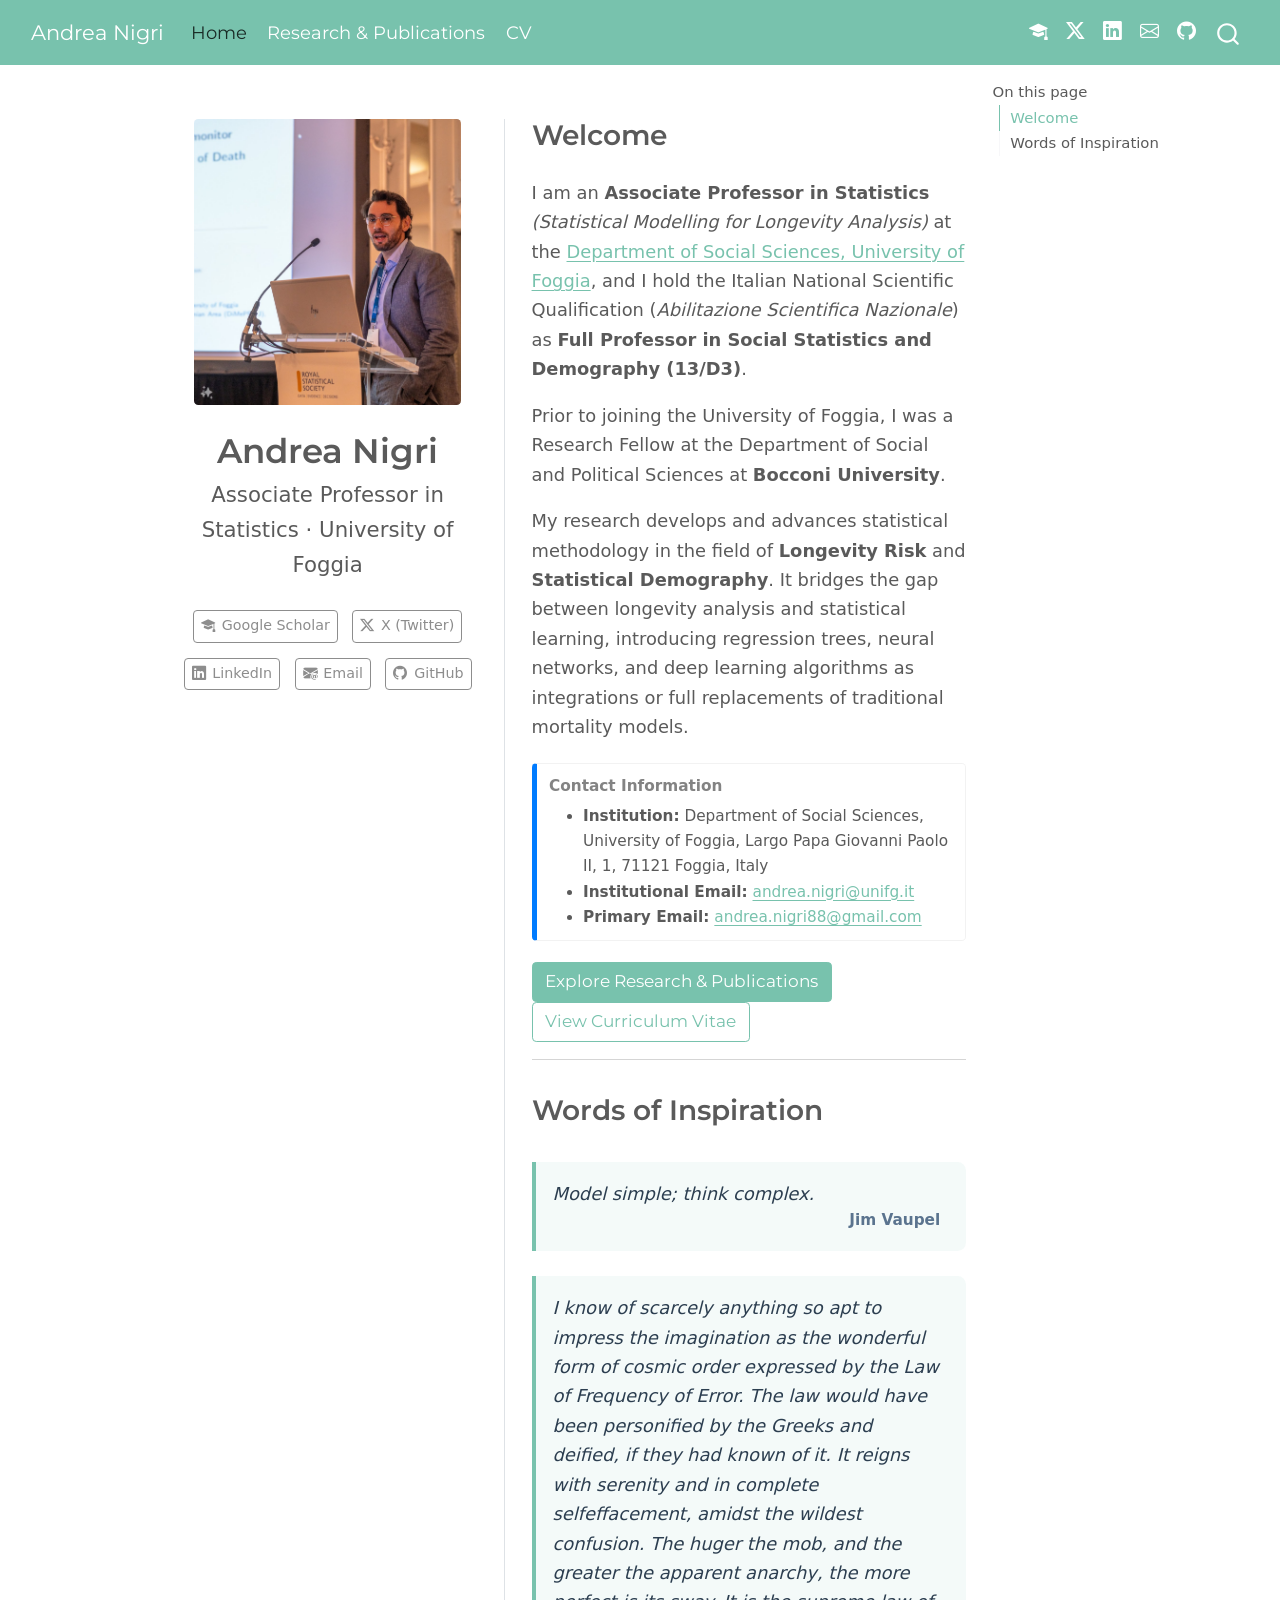
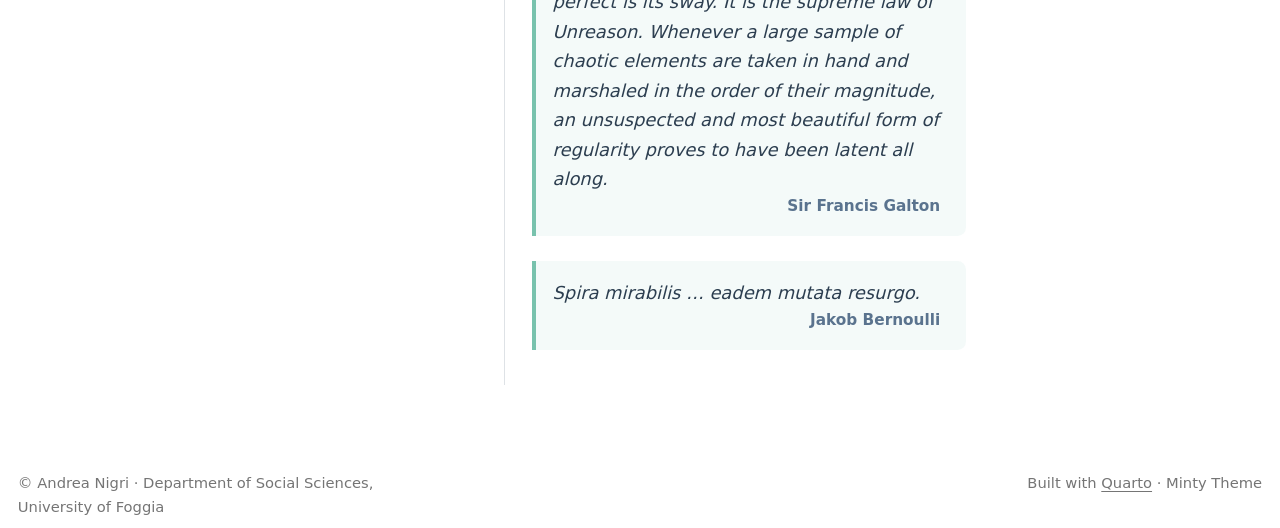
<file: docs/index.html>
<!DOCTYPE html>
<html xmlns="http://www.w3.org/1999/xhtml" lang="en" xml:lang="en"><head>

<meta charset="utf-8">
<meta name="generator" content="quarto-1.10.18">

<meta name="viewport" content="width=device-width, initial-scale=1.0, user-scalable=yes">


<title>Andrea Nigri</title>
<style>
/* Default styles provided by pandoc.
** See https://pandoc.org/MANUAL.html#variables-for-html for config info.
*/
span.smallcaps{font-variant: small-caps;}
div.columns{display: flex; gap: 1.5em;}
div.column{flex: auto;}
@media screen {
div.columns{gap: min(4vw, 1.5em);}
div.column{overflow-x: auto;}
}
div.hanging-indent{margin-left: 1.5em; text-indent: -1.5em;}
ul.task-list{list-style: none;}
ul.task-list li input[type="checkbox"] {
  width: 0.8em;
  margin: 0 0.8em 0.2em -1em; /* quarto-specific, see https://github.com/quarto-dev/quarto-cli/issues/4556 */ 
  vertical-align: middle;
}
</style>


<script src="site_libs/quarto-nav/quarto-nav.js"></script>
<script src="site_libs/quarto-nav/headroom.min.js"></script>
<script src="site_libs/clipboard/clipboard.min.js"></script>
<script src="site_libs/quarto-search/autocomplete.umd.js"></script>
<script src="site_libs/quarto-search/fuse.min.js"></script>
<script src="site_libs/quarto-search/quarto-search.js"></script>
<meta name="quarto:offset" content="./">
<script src="site_libs/quarto-html/quarto.js" type="module"></script>
<script src="site_libs/quarto-html/tabsets/tabsets.js" type="module"></script>
<script src="site_libs/quarto-html/popper.min.js"></script>
<script src="site_libs/quarto-html/tippy.umd.min.js"></script>
<link href="site_libs/quarto-html/tippy.css" rel="stylesheet">
<link href="site_libs/quarto-html/quarto-syntax-highlighting-64a204ab8560d761af7679ceaba22944.css" rel="stylesheet" id="quarto-text-highlighting-styles">
<script src="site_libs/bootstrap/bootstrap.min.js"></script>
<link href="site_libs/bootstrap/bootstrap-icons.css" rel="stylesheet">
<link href="site_libs/bootstrap/bootstrap-fbfffd53e612ab2c1d859e2bf652f7fd.min.css" rel="stylesheet" append-hash="true" id="quarto-bootstrap" data-mode="light">
<script id="quarto-search-options" type="application/json">{
  "location": "navbar",
  "copy-button": false,
  "collapse-after": 3,
  "panel-placement": "end",
  "type": "overlay",
  "limit": 50,
  "keyboard-shortcut": [
    "f",
    "/",
    "s"
  ],
  "show-item-context": false,
  "language": {
    "search-no-results-text": "No results",
    "search-matching-documents-text": "matching documents",
    "search-copy-link-title": "Copy link to search",
    "search-hide-matches-text": "Hide additional matches",
    "search-more-match-text": "more match in this document",
    "search-more-matches-text": "more matches in this document",
    "search-clear-button-title": "Clear",
    "search-text-placeholder": "",
    "search-detached-cancel-button-title": "Cancel",
    "search-submit-button-title": "Submit",
    "search-label": "Search"
  }
}</script>
<style>html{ scroll-behavior: smooth; }</style>


<link rel="stylesheet" href="styles.css">
</head>

<body class="nav-fixed quarto-light">

<div id="quarto-search-results"></div>
  <header id="quarto-header" class="headroom fixed-top">
    <nav class="navbar navbar-expand-lg " data-bs-theme="dark">
      <div class="navbar-container container-fluid">
      <div class="navbar-brand-container mx-auto">
    <a class="navbar-brand" href="./index.html">
    <span class="navbar-title">Andrea Nigri</span>
    </a>
  </div>
            <div id="quarto-search" class="" title="Search"></div>
          <button class="navbar-toggler" type="button" data-bs-toggle="collapse" data-bs-target="#navbarCollapse" aria-controls="navbarCollapse" role="menu" aria-expanded="false" aria-label="Toggle navigation" onclick="if (window.quartoToggleHeadroom) { window.quartoToggleHeadroom(); }">
  <span class="navbar-toggler-icon"></span>
</button>
          <div class="collapse navbar-collapse" id="navbarCollapse">
            <ul class="navbar-nav navbar-nav-scroll me-auto">
  <li class="nav-item">
    <a class="nav-link active" href="./index.html" aria-current="page"> 
<span class="menu-text">Home</span></a>
  </li>  
  <li class="nav-item">
    <a class="nav-link" href="./research.html"> 
<span class="menu-text">Research &amp; Publications</span></a>
  </li>  
  <li class="nav-item">
    <a class="nav-link" href="./cv.html"> 
<span class="menu-text">CV</span></a>
  </li>  
</ul>
            <ul class="navbar-nav navbar-nav-scroll ms-auto">
  <li class="nav-item compact">
    <a class="nav-link" href="https://scholar.google.com/citations?user=ga4kg_MAAAAJ&amp;hl=it&amp;oi=sra"> <i class="bi bi-mortarboard-fill" role="img" aria-label="Google Scholar">
</i> 
<span class="menu-text"></span></a>
  </li>  
  <li class="nav-item compact">
    <a class="nav-link" href="https://twitter.com/NigriAndrea"> <i class="bi bi-twitter-x" role="img" aria-label="Twitter / X">
</i> 
<span class="menu-text"></span></a>
  </li>  
  <li class="nav-item compact">
    <a class="nav-link" href="https://it.linkedin.com/in/andrea-nigri"> <i class="bi bi-linkedin" role="img" aria-label="LinkedIn">
</i> 
<span class="menu-text"></span></a>
  </li>  
  <li class="nav-item compact">
    <a class="nav-link" href="mailto:andrea.nigri88@gmail.com"> <i class="bi bi-envelope" role="img" aria-label="Email">
</i> 
<span class="menu-text"></span></a>
  </li>  
  <li class="nav-item compact">
    <a class="nav-link" href="https://github.com/andreuccio88"> <i class="bi bi-github" role="img" aria-label="GitHub">
</i> 
<span class="menu-text"></span></a>
  </li>  
</ul>
          </div> <!-- /navcollapse -->
            <div class="quarto-navbar-tools">
</div>
      </div> <!-- /container-fluid -->
    </nav>
</header>
<!-- content -->
<div id="quarto-content" class="quarto-container page-columns page-rows-contents page-layout-article page-navbar">
<!-- sidebar -->
<!-- margin-sidebar -->
    <div id="quarto-margin-sidebar" class="sidebar margin-sidebar">
        <nav id="TOC" role="doc-toc" class="toc-active">
    <h2 id="toc-title">On this page</h2>
  <ul>
  <li><a href="#welcome" id="toc-welcome" class="nav-link active" data-scroll-target="#welcome">Welcome</a></li>
  <li><a href="#words-of-inspiration" id="toc-words-of-inspiration" class="nav-link" data-scroll-target="#words-of-inspiration">Words of Inspiration</a></li>
  </ul>
</nav>
    </div>
<!-- main -->
<div class="quarto-about-trestles">
  <div class="about-entity">
    <img src="assets/profile.jpg" class="about-image
  rounded " style="width: 15em;">
<header id="title-block-header" class="quarto-title-block default">
<div class="quarto-title">
<h1 class="title">Andrea Nigri</h1>
<p class="subtitle lead">Associate Professor in Statistics · University of Foggia</p>
</div>
<div class="quarto-title-meta">
  </div>
</header>
    <div class="about-links">
  <a href="https://scholar.google.com/citations?user=ga4kg_MAAAAJ&amp;hl=it&amp;oi=sra" class="about-link" rel="" target="">
    <i class="bi bi-mortarboard-fill"></i>
     <span class="about-link-text">Google Scholar</span>
  </a>
  <a href="https://twitter.com/NigriAndrea" class="about-link" rel="" target="">
    <i class="bi bi-twitter-x"></i>
     <span class="about-link-text">X (Twitter)</span>
  </a>
  <a href="https://it.linkedin.com/in/andrea-nigri" class="about-link" rel="" target="">
    <i class="bi bi-linkedin"></i>
     <span class="about-link-text">LinkedIn</span>
  </a>
  <a href="mailto:andrea.nigri88@gmail.com" class="about-link" rel="" target="">
    <i class="bi bi-envelope-at-fill"></i>
     <span class="about-link-text">Email</span>
  </a>
  <a href="https://github.com/andreuccio88" class="about-link" rel="" target="">
    <i class="bi bi-github"></i>
     <span class="about-link-text">GitHub</span>
  </a>
</div>
  </div>
  <div class="about-contents"><main class="content" id="quarto-document-content">

<section id="welcome" class="level2">
<h2 data-anchor-id="welcome">Welcome</h2>
<p>I am an <strong>Associate Professor in Statistics</strong> <em>(Statistical Modelling for Longevity Analysis)</em> at the <a href="https://www.unifg.it">Department of Social Sciences, University of Foggia</a>, and I hold the Italian National Scientific Qualification (<em>Abilitazione Scientifica Nazionale</em>) as <strong>Full Professor in Social Statistics and Demography (13/D3)</strong>.</p>
<p>Prior to joining the University of Foggia, I was a Research Fellow at the Department of Social and Political Sciences at <strong>Bocconi University</strong>.</p>
<p>My research develops and advances statistical methodology in the field of <strong>Longevity Risk</strong> and <strong>Statistical Demography</strong>. It bridges the gap between longevity analysis and statistical learning, introducing regression trees, neural networks, and deep learning algorithms as integrations or full replacements of traditional mortality models.</p>
<div class="callout callout-style-simple callout-note no-icon callout-titled">
<div class="callout-header d-flex align-content-center">
<div class="callout-icon-container">
<i class="callout-icon no-icon"></i>
</div>
<div class="callout-title-container flex-fill">
<span class="screen-reader-only">Note</span>Contact Information
</div>
</div>
<div class="callout-body-container callout-body">
<ul>
<li><strong>Institution:</strong> Department of Social Sciences, University of Foggia, Largo Papa Giovanni Paolo II, 1, 71121 Foggia, Italy</li>
<li><strong>Institutional Email:</strong> <a href="mailto:andrea.nigri@unifg.it">andrea.nigri@unifg.it</a></li>
<li><strong>Primary Email:</strong> <a href="mailto:andrea.nigri88@gmail.com">andrea.nigri88@gmail.com</a></li>
</ul>
</div>
</div>
<p><a href="./research.html" class="btn btn-primary me-2">Explore Research &amp; Publications</a> <a href="./cv.html" class="btn btn-outline-primary">View Curriculum Vitae</a></p>
<hr>
</section>
<section id="words-of-inspiration" class="level2">
<h2 data-anchor-id="words-of-inspiration">Words of Inspiration</h2>
<blockquote class="blockquote">
<p>Model simple; think complex.<br>
<cite>Jim Vaupel</cite></p>
</blockquote>
<blockquote class="blockquote">
<p>I know of scarcely anything so apt to impress the imagination as the wonderful form of cosmic order expressed by the Law of Frequency of Error. The law would have been personified by the Greeks and deified, if they had known of it. It reigns with serenity and in complete selfeffacement, amidst the wildest confusion. The huger the mob, and the greater the apparent anarchy, the more perfect is its sway. It is the supreme law of Unreason. Whenever a large sample of chaotic elements are taken in hand and marshaled in the order of their magnitude, an unsuspected and most beautiful form of regularity proves to have been latent all along.<br>
<cite>Sir Francis Galton</cite></p>
</blockquote>
<blockquote class="blockquote">
<p>Spira mirabilis … eadem mutata resurgo.<br>
<cite>Jakob Bernoulli</cite></p>
</blockquote>


</section>
</main></div>
</div>
 <!-- /main -->
<script id="quarto-html-after-body" type="application/javascript">
  window.document.addEventListener("DOMContentLoaded", function (event) {
    const isCodeAnnotation = (el) => {
      for (const clz of el.classList) {
        if (clz.startsWith('code-annotation-')) {                     
          return true;
        }
      }
      return false;
    }
    const onCopySuccess = function(e) {
      // button target
      const button = e.trigger;
      // don't keep focus
      button.blur();
      // flash "checked"
      button.classList.add('code-copy-button-checked');
      var currentTitle = button.getAttribute("title");
      button.setAttribute("title", "Copied!");
      let tooltip;
      if (window.bootstrap) {
        button.setAttribute("data-bs-toggle", "tooltip");
        button.setAttribute("data-bs-placement", "left");
        button.setAttribute("data-bs-title", "Copied!");
        tooltip = new bootstrap.Tooltip(button, 
          { trigger: "manual", 
            customClass: "code-copy-button-tooltip",
            offset: [0, -8]});
        tooltip.show();    
      }
      setTimeout(function() {
        if (tooltip) {
          tooltip.hide();
          button.removeAttribute("data-bs-title");
          button.removeAttribute("data-bs-toggle");
          button.removeAttribute("data-bs-placement");
        }
        button.setAttribute("title", currentTitle);
        button.classList.remove('code-copy-button-checked');
      }, 1000);
      // clear code selection
      e.clearSelection();
    }
    const getTextToCopy = function(trigger) {
      const outerScaffold = trigger.parentElement.cloneNode(true);
      const codeEl = outerScaffold.querySelector('code');
      for (const childEl of codeEl.children) {
        if (isCodeAnnotation(childEl)) {
          childEl.remove();
        }
      }
      return codeEl.innerText;
    }
    const clipboard = new window.ClipboardJS('.code-copy-button:not([data-in-quarto-modal])', {
      text: getTextToCopy
    });
    clipboard.on('success', onCopySuccess);
    if (window.document.getElementById('quarto-embedded-source-code-modal')) {
      const clipboardModal = new window.ClipboardJS('.code-copy-button[data-in-quarto-modal]', {
        text: getTextToCopy,
        container: window.document.getElementById('quarto-embedded-source-code-modal')
      });
      clipboardModal.on('success', onCopySuccess);
    }
      var localhostRegex = new RegExp(/^(?:http|https):\/\/localhost\:?[0-9]*\//);
      var mailtoRegex = new RegExp(/^mailto:/);
        var filterRegex = new RegExp("https:\/\/andreuccio88\.github\.io");
      var isInternal = (href) => {
          return filterRegex.test(href) || localhostRegex.test(href) || mailtoRegex.test(href);
      }
      // Inspect non-navigation links and adorn them if external
     var links = window.document.querySelectorAll('a[href]:not(.nav-link):not(.navbar-brand):not(.toc-action):not(.sidebar-link):not(.sidebar-item-toggle):not(.pagination-link):not(.no-external):not([aria-hidden]):not(.dropdown-item):not(.quarto-navigation-tool):not(.about-link)');
      for (var i=0; i<links.length; i++) {
        const link = links[i];
        if (!isInternal(link.href)) {
          // undo the damage that might have been done by quarto-nav.js in the case of
          // links that we want to consider external
          if (link.dataset.originalHref !== undefined) {
            link.href = link.dataset.originalHref;
          }
        }
      }
    function tippyHover(el, contentFn, onTriggerFn, onUntriggerFn) {
      const config = {
        allowHTML: true,
        maxWidth: 500,
        delay: 100,
        arrow: false,
        appendTo: function(el) {
            return el.parentElement;
        },
        interactive: true,
        interactiveBorder: 10,
        theme: 'quarto',
        placement: 'bottom-start',
      };
      if (contentFn) {
        config.content = contentFn;
      }
      if (onTriggerFn) {
        config.onTrigger = onTriggerFn;
      }
      if (onUntriggerFn) {
        config.onUntrigger = onUntriggerFn;
      }
      window.tippy(el, config); 
    }
    const noterefs = window.document.querySelectorAll('a[role="doc-noteref"]');
    for (var i=0; i<noterefs.length; i++) {
      const ref = noterefs[i];
      tippyHover(ref, function() {
        // use id or data attribute instead here
        let href = ref.getAttribute('data-footnote-href') || ref.getAttribute('href');
        try { href = new URL(href).hash; } catch {}
        const id = href.replace(/^#\/?/, "");
        const note = window.document.getElementById(id);
        if (note) {
          return note.innerHTML;
        } else {
          return "";
        }
      });
    }
    const xrefs = window.document.querySelectorAll('a.quarto-xref');
    const processXRef = (id, note) => {
      // Strip column container classes
      const stripColumnClz = (el) => {
        el.classList.remove("page-full", "page-columns");
        if (el.children) {
          for (const child of el.children) {
            stripColumnClz(child);
          }
        }
      }
      stripColumnClz(note)
      if (id === null || id.startsWith('sec-')) {
        // Special case sections, only their first couple elements
        const container = document.createElement("div");
        if (note.children && note.children.length > 2) {
          container.appendChild(note.children[0].cloneNode(true));
          for (let i = 1; i < note.children.length; i++) {
            const child = note.children[i];
            if (child.tagName === "P" && child.innerText === "") {
              continue;
            } else {
              container.appendChild(child.cloneNode(true));
              break;
            }
          }
          if (window.Quarto?.typesetMath) {
            window.Quarto.typesetMath(container);
          }
          return container.innerHTML
        } else {
          if (window.Quarto?.typesetMath) {
            window.Quarto.typesetMath(note);
          }
          return note.innerHTML;
        }
      } else {
        // Remove any anchor links if they are present
        const anchorLink = note.querySelector('a.anchorjs-link');
        if (anchorLink) {
          anchorLink.remove();
        }
        if (window.Quarto?.typesetMath) {
          window.Quarto.typesetMath(note);
        }
        if (note.classList.contains("callout")) {
          return note.outerHTML;
        } else {
          return note.innerHTML;
        }
      }
    }
    for (var i=0; i<xrefs.length; i++) {
      const xref = xrefs[i];
      tippyHover(xref, undefined, function(instance) {
        instance.disable();
        let url = xref.getAttribute('href');
        let hash = undefined; 
        if (url.startsWith('#')) {
          hash = url;
        } else {
          try { hash = new URL(url).hash; } catch {}
        }
        if (hash) {
          const id = hash.replace(/^#\/?/, "");
          const note = window.document.getElementById(id);
          if (note !== null) {
            try {
              const html = processXRef(id, note.cloneNode(true));
              instance.setContent(html);
            } finally {
              instance.enable();
              instance.show();
            }
          } else {
            // See if we can fetch this
            fetch(url.split('#')[0])
            .then(res => res.text())
            .then(html => {
              const parser = new DOMParser();
              const htmlDoc = parser.parseFromString(html, "text/html");
              const note = htmlDoc.getElementById(id);
              if (note !== null) {
                const html = processXRef(id, note);
                instance.setContent(html);
              } 
            }).finally(() => {
              instance.enable();
              instance.show();
            });
          }
        } else {
          // See if we can fetch a full url (with no hash to target)
          // This is a special case and we should probably do some content thinning / targeting
          fetch(url)
          .then(res => res.text())
          .then(html => {
            const parser = new DOMParser();
            const htmlDoc = parser.parseFromString(html, "text/html");
            const note = htmlDoc.querySelector('main.content');
            if (note !== null) {
              // This should only happen for chapter cross references
              // (since there is no id in the URL)
              // remove the first header
              if (note.children.length > 0 && note.children[0].tagName === "HEADER") {
                note.children[0].remove();
              }
              const html = processXRef(null, note);
              instance.setContent(html);
            } 
          }).finally(() => {
            instance.enable();
            instance.show();
          });
        }
      }, function(instance) {
      });
    }
        let selectedAnnoteEl;
        const selectorForAnnotation = ( cell, annotation) => {
          let cellAttr = 'data-code-cell="' + cell + '"';
          let lineAttr = 'data-code-annotation="' +  annotation + '"';
          const selector = 'span[' + cellAttr + '][' + lineAttr + ']';
          return selector;
        }
        const selectCodeLines = (annoteEl) => {
          const doc = window.document;
          const targetCell = annoteEl.getAttribute("data-target-cell");
          const targetAnnotation = annoteEl.getAttribute("data-target-annotation");
          const annoteSpan = window.document.querySelector(selectorForAnnotation(targetCell, targetAnnotation));
          const lines = annoteSpan.getAttribute("data-code-lines").split(",");
          const lineIds = lines.map((line) => {
            return targetCell + "-" + line;
          })
          let top = null;
          let height = null;
          let parent = null;
          if (lineIds.length > 0) {
              //compute the position of the single el (top and bottom and make a div)
              const el = window.document.getElementById(lineIds[0]);
              top = el.offsetTop;
              height = el.offsetHeight;
              parent = el.parentElement.parentElement;
            if (lineIds.length > 1) {
              const lastEl = window.document.getElementById(lineIds[lineIds.length - 1]);
              const bottom = lastEl.offsetTop + lastEl.offsetHeight;
              height = bottom - top;
            }
            if (top !== null && height !== null && parent !== null) {
              // cook up a div (if necessary) and position it 
              let div = window.document.getElementById("code-annotation-line-highlight");
              if (div === null) {
                div = window.document.createElement("div");
                div.setAttribute("id", "code-annotation-line-highlight");
                div.style.position = 'absolute';
                parent.appendChild(div);
              }
              div.style.top = top - 2 + "px";
              div.style.height = height + 4 + "px";
              div.style.left = 0;
              let gutterDiv = window.document.getElementById("code-annotation-line-highlight-gutter");
              if (gutterDiv === null) {
                gutterDiv = window.document.createElement("div");
                gutterDiv.setAttribute("id", "code-annotation-line-highlight-gutter");
                gutterDiv.style.position = 'absolute';
                const codeCell = window.document.getElementById(targetCell);
                const gutter = codeCell.querySelector('.code-annotation-gutter');
                gutter.appendChild(gutterDiv);
              }
              gutterDiv.style.top = top - 2 + "px";
              gutterDiv.style.height = height + 4 + "px";
            }
            selectedAnnoteEl = annoteEl;
          }
        };
        const unselectCodeLines = () => {
          const elementsIds = ["code-annotation-line-highlight", "code-annotation-line-highlight-gutter"];
          elementsIds.forEach((elId) => {
            const div = window.document.getElementById(elId);
            if (div) {
              div.remove();
            }
          });
          selectedAnnoteEl = undefined;
        };
          // Handle positioning of the toggle
      window.addEventListener(
        "resize",
        throttle(() => {
          elRect = undefined;
          if (selectedAnnoteEl) {
            selectCodeLines(selectedAnnoteEl);
          }
        }, 10)
      );
      function throttle(fn, ms) {
      let throttle = false;
      let timer;
        return (...args) => {
          if(!throttle) { // first call gets through
              fn.apply(this, args);
              throttle = true;
          } else { // all the others get throttled
              if(timer) clearTimeout(timer); // cancel #2
              timer = setTimeout(() => {
                fn.apply(this, args);
                timer = throttle = false;
              }, ms);
          }
        };
      }
        // Attach click handler to the DT
        const annoteDls = window.document.querySelectorAll('dt[data-target-cell]');
        for (const annoteDlNode of annoteDls) {
          annoteDlNode.addEventListener('click', (event) => {
            const clickedEl = event.target;
            if (clickedEl !== selectedAnnoteEl) {
              unselectCodeLines();
              const activeEl = window.document.querySelector('dt[data-target-cell].code-annotation-active');
              if (activeEl) {
                activeEl.classList.remove('code-annotation-active');
              }
              selectCodeLines(clickedEl);
              clickedEl.classList.add('code-annotation-active');
            } else {
              // Unselect the line
              unselectCodeLines();
              clickedEl.classList.remove('code-annotation-active');
            }
          });
        }
    const findCites = (el) => {
      const parentEl = el.parentElement;
      if (parentEl) {
        const cites = parentEl.dataset.cites;
        if (cites) {
          return {
            el,
            cites: cites.split(' ')
          };
        } else {
          return findCites(el.parentElement)
        }
      } else {
        return undefined;
      }
    };
    var bibliorefs = window.document.querySelectorAll('a[role="doc-biblioref"]');
    for (var i=0; i<bibliorefs.length; i++) {
      const ref = bibliorefs[i];
      const citeInfo = findCites(ref);
      if (citeInfo) {
        tippyHover(citeInfo.el, function() {
          var popup = window.document.createElement('div');
          citeInfo.cites.forEach(function(cite) {
            var citeDiv = window.document.createElement('div');
            citeDiv.classList.add('hanging-indent');
            citeDiv.classList.add('csl-entry');
            var biblioDiv = window.document.getElementById('ref-' + cite);
            if (biblioDiv) {
              citeDiv.innerHTML = biblioDiv.innerHTML;
            }
            popup.appendChild(citeDiv);
          });
          return popup.innerHTML;
        });
      }
    }
  });
  </script>
</div> <!-- /content -->
<footer class="footer">
  <div class="nav-footer">
    <div class="nav-footer-left">
<p>© Andrea Nigri · Department of Social Sciences, University of Foggia</p>
</div>   
    <div class="nav-footer-center">
      &nbsp;
    </div>
    <div class="nav-footer-right">
<p>Built with <a href="https://quarto.org">Quarto</a> · Minty Theme</p>
</div>
  </div>
</footer>




<script src="site_libs/quarto-html/zenscroll-min.js"></script>
</body></html>
</file>
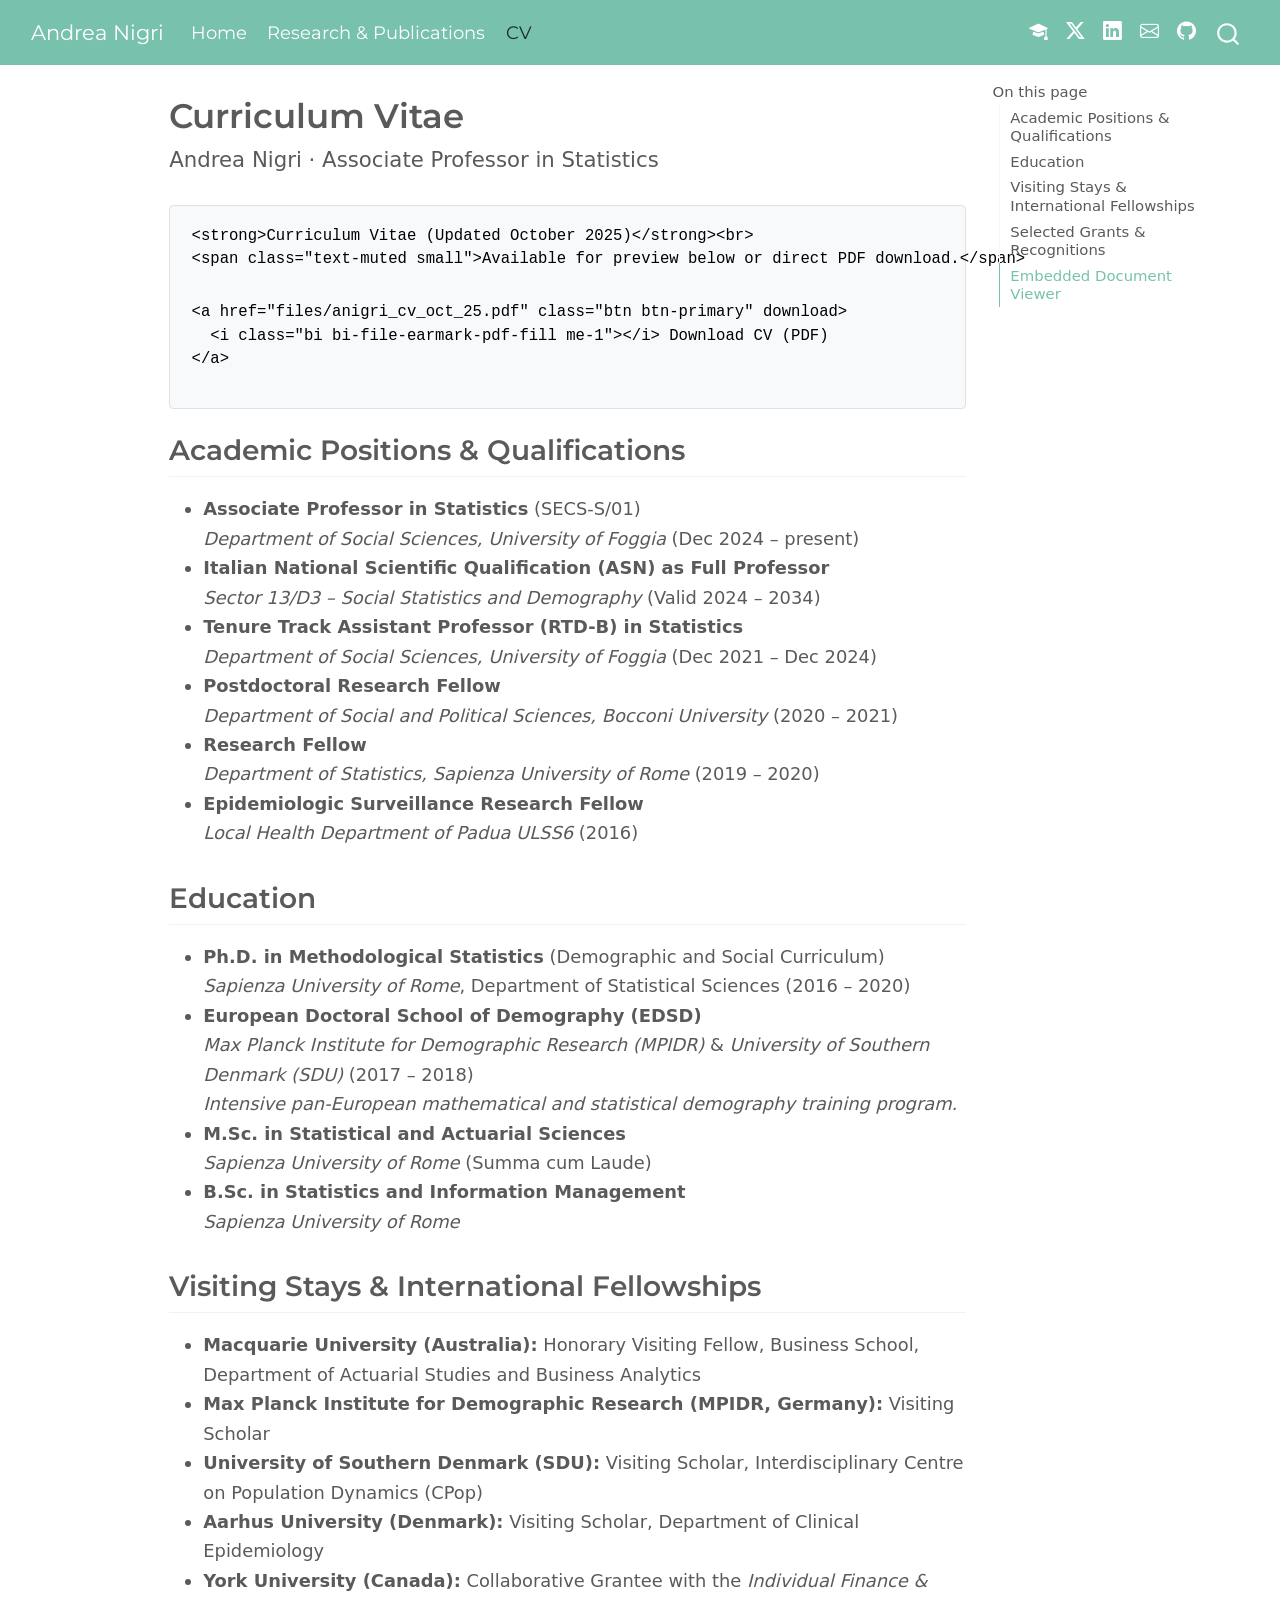
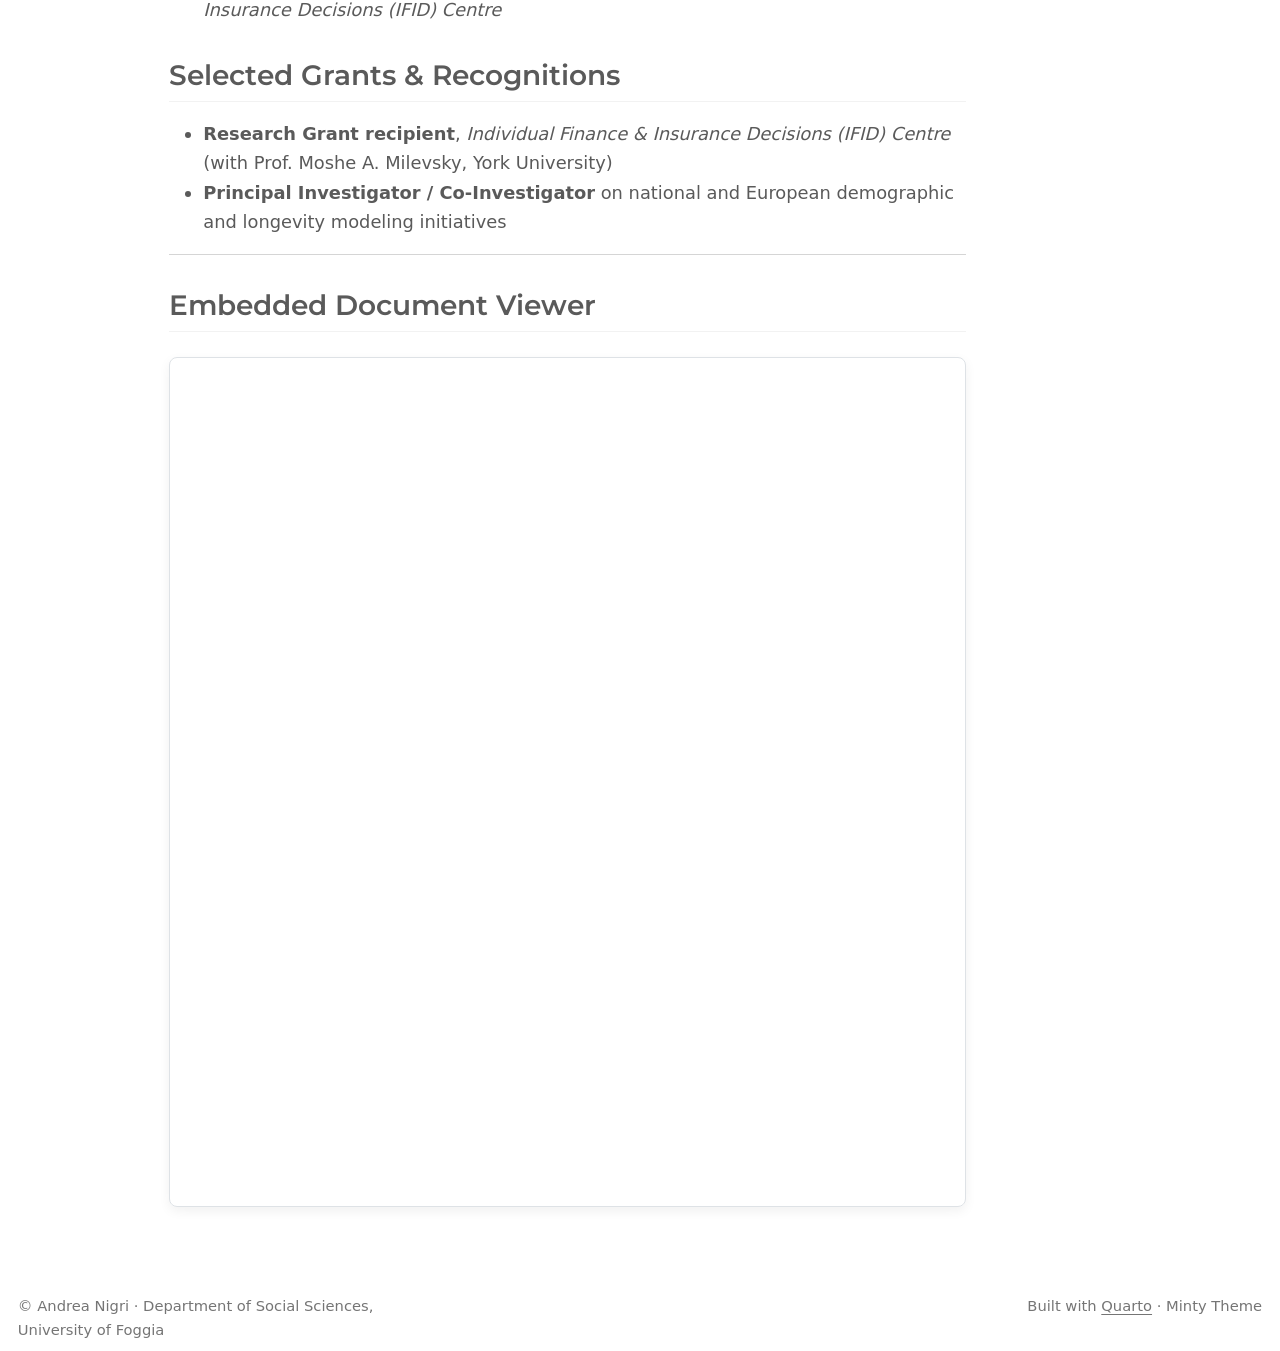
<file: docs/cv.html>
<!DOCTYPE html>
<html xmlns="http://www.w3.org/1999/xhtml" lang="en" xml:lang="en"><head>

<meta charset="utf-8">
<meta name="generator" content="quarto-1.10.18">

<meta name="viewport" content="width=device-width, initial-scale=1.0, user-scalable=yes">


<title>Curriculum Vitae – Andrea Nigri</title>
<style>
/* Default styles provided by pandoc.
** See https://pandoc.org/MANUAL.html#variables-for-html for config info.
*/
span.smallcaps{font-variant: small-caps;}
div.columns{display: flex; gap: 1.5em;}
div.column{flex: auto;}
@media screen {
div.columns{gap: min(4vw, 1.5em);}
div.column{overflow-x: auto;}
}
div.hanging-indent{margin-left: 1.5em; text-indent: -1.5em;}
ul.task-list{list-style: none;}
ul.task-list li input[type="checkbox"] {
  width: 0.8em;
  margin: 0 0.8em 0.2em -1em; /* quarto-specific, see https://github.com/quarto-dev/quarto-cli/issues/4556 */ 
  vertical-align: middle;
}
</style>


<script src="site_libs/quarto-nav/quarto-nav.js"></script>
<script src="site_libs/quarto-nav/headroom.min.js"></script>
<script src="site_libs/clipboard/clipboard.min.js"></script>
<script src="site_libs/quarto-search/autocomplete.umd.js"></script>
<script src="site_libs/quarto-search/fuse.min.js"></script>
<script src="site_libs/quarto-search/quarto-search.js"></script>
<meta name="quarto:offset" content="./">
<script src="site_libs/quarto-html/quarto.js" type="module"></script>
<script src="site_libs/quarto-html/tabsets/tabsets.js" type="module"></script>
<script src="site_libs/quarto-html/popper.min.js"></script>
<script src="site_libs/quarto-html/tippy.umd.min.js"></script>
<script src="site_libs/quarto-html/anchor.min.js"></script>
<link href="site_libs/quarto-html/tippy.css" rel="stylesheet">
<link href="site_libs/quarto-html/quarto-syntax-highlighting-64a204ab8560d761af7679ceaba22944.css" rel="stylesheet" id="quarto-text-highlighting-styles">
<script src="site_libs/bootstrap/bootstrap.min.js"></script>
<link href="site_libs/bootstrap/bootstrap-icons.css" rel="stylesheet">
<link href="site_libs/bootstrap/bootstrap-fbfffd53e612ab2c1d859e2bf652f7fd.min.css" rel="stylesheet" append-hash="true" id="quarto-bootstrap" data-mode="light">
<script id="quarto-search-options" type="application/json">{
  "location": "navbar",
  "copy-button": false,
  "collapse-after": 3,
  "panel-placement": "end",
  "type": "overlay",
  "limit": 50,
  "keyboard-shortcut": [
    "f",
    "/",
    "s"
  ],
  "show-item-context": false,
  "language": {
    "search-no-results-text": "No results",
    "search-matching-documents-text": "matching documents",
    "search-copy-link-title": "Copy link to search",
    "search-hide-matches-text": "Hide additional matches",
    "search-more-match-text": "more match in this document",
    "search-more-matches-text": "more matches in this document",
    "search-clear-button-title": "Clear",
    "search-text-placeholder": "",
    "search-detached-cancel-button-title": "Cancel",
    "search-submit-button-title": "Submit",
    "search-label": "Search"
  }
}</script>
<style>html{ scroll-behavior: smooth; }</style>


<link rel="stylesheet" href="styles.css">
</head>

<body class="nav-fixed quarto-light">

<div id="quarto-search-results"></div>
  <header id="quarto-header" class="headroom fixed-top">
    <nav class="navbar navbar-expand-lg " data-bs-theme="dark">
      <div class="navbar-container container-fluid">
      <div class="navbar-brand-container mx-auto">
    <a class="navbar-brand" href="./index.html">
    <span class="navbar-title">Andrea Nigri</span>
    </a>
  </div>
            <div id="quarto-search" class="" title="Search"></div>
          <button class="navbar-toggler" type="button" data-bs-toggle="collapse" data-bs-target="#navbarCollapse" aria-controls="navbarCollapse" role="menu" aria-expanded="false" aria-label="Toggle navigation" onclick="if (window.quartoToggleHeadroom) { window.quartoToggleHeadroom(); }">
  <span class="navbar-toggler-icon"></span>
</button>
          <div class="collapse navbar-collapse" id="navbarCollapse">
            <ul class="navbar-nav navbar-nav-scroll me-auto">
  <li class="nav-item">
    <a class="nav-link" href="./index.html"> 
<span class="menu-text">Home</span></a>
  </li>  
  <li class="nav-item">
    <a class="nav-link" href="./research.html"> 
<span class="menu-text">Research &amp; Publications</span></a>
  </li>  
  <li class="nav-item">
    <a class="nav-link active" href="./cv.html" aria-current="page"> 
<span class="menu-text">CV</span></a>
  </li>  
</ul>
            <ul class="navbar-nav navbar-nav-scroll ms-auto">
  <li class="nav-item compact">
    <a class="nav-link" href="https://scholar.google.com/citations?user=ga4kg_MAAAAJ&amp;hl=it&amp;oi=sra"> <i class="bi bi-mortarboard-fill" role="img" aria-label="Google Scholar">
</i> 
<span class="menu-text"></span></a>
  </li>  
  <li class="nav-item compact">
    <a class="nav-link" href="https://twitter.com/NigriAndrea"> <i class="bi bi-twitter-x" role="img" aria-label="Twitter / X">
</i> 
<span class="menu-text"></span></a>
  </li>  
  <li class="nav-item compact">
    <a class="nav-link" href="https://it.linkedin.com/in/andrea-nigri"> <i class="bi bi-linkedin" role="img" aria-label="LinkedIn">
</i> 
<span class="menu-text"></span></a>
  </li>  
  <li class="nav-item compact">
    <a class="nav-link" href="mailto:andrea.nigri88@gmail.com"> <i class="bi bi-envelope" role="img" aria-label="Email">
</i> 
<span class="menu-text"></span></a>
  </li>  
  <li class="nav-item compact">
    <a class="nav-link" href="https://github.com/andreuccio88"> <i class="bi bi-github" role="img" aria-label="GitHub">
</i> 
<span class="menu-text"></span></a>
  </li>  
</ul>
          </div> <!-- /navcollapse -->
            <div class="quarto-navbar-tools">
</div>
      </div> <!-- /container-fluid -->
    </nav>
</header>
<!-- content -->
<div id="quarto-content" class="quarto-container page-columns page-rows-contents page-layout-article page-navbar">
<!-- sidebar -->
<!-- margin-sidebar -->
    <div id="quarto-margin-sidebar" class="sidebar margin-sidebar">
        <nav id="TOC" role="doc-toc" class="toc-active">
    <h2 id="toc-title">On this page</h2>
   
  <ul>
  <li><a href="#academic-positions-qualifications" id="toc-academic-positions-qualifications" class="nav-link active" data-scroll-target="#academic-positions-qualifications">Academic Positions &amp; Qualifications</a></li>
  <li><a href="#education" id="toc-education" class="nav-link" data-scroll-target="#education">Education</a></li>
  <li><a href="#visiting-stays-international-fellowships" id="toc-visiting-stays-international-fellowships" class="nav-link" data-scroll-target="#visiting-stays-international-fellowships">Visiting Stays &amp; International Fellowships</a></li>
  <li><a href="#selected-grants-recognitions" id="toc-selected-grants-recognitions" class="nav-link" data-scroll-target="#selected-grants-recognitions">Selected Grants &amp; Recognitions</a></li>
  <li><a href="#embedded-document-viewer" id="toc-embedded-document-viewer" class="nav-link" data-scroll-target="#embedded-document-viewer">Embedded Document Viewer</a></li>
  </ul>
</nav>
    </div>
<!-- main -->
<main class="content" id="quarto-document-content">

<header id="title-block-header" class="quarto-title-block default">
<div class="quarto-title">
<h1 class="title">Curriculum Vitae</h1>
<p class="subtitle lead">Andrea Nigri · Associate Professor in Statistics</p>
</div>



<div class="quarto-title-meta">

    
  
    
  </div>
  


</header>


<div class="d-flex align-items-center justify-content-between flex-wrap gap-2 mb-4 p-3 bg-light rounded border">
<div>
<pre><code>&lt;strong&gt;Curriculum Vitae (Updated October 2025)&lt;/strong&gt;&lt;br&gt;
&lt;span class="text-muted small"&gt;Available for preview below or direct PDF download.&lt;/span&gt;</code></pre>
</div>
<div>
<pre><code>&lt;a href="files/anigri_cv_oct_25.pdf" class="btn btn-primary" download&gt;
  &lt;i class="bi bi-file-earmark-pdf-fill me-1"&gt;&lt;/i&gt; Download CV (PDF)
&lt;/a&gt;</code></pre>
</div>
</div>
<section id="academic-positions-qualifications" class="level2">
<h2 class="anchored" data-anchor-id="academic-positions-qualifications">Academic Positions &amp; Qualifications</h2>
<ul>
<li><strong>Associate Professor in Statistics</strong> (SECS-S/01)<br>
<em>Department of Social Sciences, University of Foggia</em> (Dec 2024 – present)</li>
<li><strong>Italian National Scientific Qualification (ASN) as Full Professor</strong><br>
<em>Sector 13/D3 – Social Statistics and Demography</em> (Valid 2024 – 2034)</li>
<li><strong>Tenure Track Assistant Professor (RTD-B) in Statistics</strong><br>
<em>Department of Social Sciences, University of Foggia</em> (Dec 2021 – Dec 2024)</li>
<li><strong>Postdoctoral Research Fellow</strong><br>
<em>Department of Social and Political Sciences, Bocconi University</em> (2020 – 2021)</li>
<li><strong>Research Fellow</strong><br>
<em>Department of Statistics, Sapienza University of Rome</em> (2019 – 2020)</li>
<li><strong>Epidemiologic Surveillance Research Fellow</strong><br>
<em>Local Health Department of Padua ULSS6</em> (2016)</li>
</ul>
</section>
<section id="education" class="level2">
<h2 class="anchored" data-anchor-id="education">Education</h2>
<ul>
<li><strong>Ph.D.&nbsp;in Methodological Statistics</strong> (Demographic and Social Curriculum)<br>
<em>Sapienza University of Rome</em>, Department of Statistical Sciences (2016 – 2020)</li>
<li><strong>European Doctoral School of Demography (EDSD)</strong><br>
<em>Max Planck Institute for Demographic Research (MPIDR)</em> &amp; <em>University of Southern Denmark (SDU)</em> (2017 – 2018)<br>
<em>Intensive pan-European mathematical and statistical demography training program.</em></li>
<li><strong>M.Sc. in Statistical and Actuarial Sciences</strong><br>
<em>Sapienza University of Rome</em> (Summa cum Laude)</li>
<li><strong>B.Sc. in Statistics and Information Management</strong><br>
<em>Sapienza University of Rome</em></li>
</ul>
</section>
<section id="visiting-stays-international-fellowships" class="level2">
<h2 class="anchored" data-anchor-id="visiting-stays-international-fellowships">Visiting Stays &amp; International Fellowships</h2>
<ul>
<li><strong>Macquarie University (Australia):</strong> Honorary Visiting Fellow, Business School, Department of Actuarial Studies and Business Analytics</li>
<li><strong>Max Planck Institute for Demographic Research (MPIDR, Germany):</strong> Visiting Scholar</li>
<li><strong>University of Southern Denmark (SDU):</strong> Visiting Scholar, Interdisciplinary Centre on Population Dynamics (CPop)</li>
<li><strong>Aarhus University (Denmark):</strong> Visiting Scholar, Department of Clinical Epidemiology</li>
<li><strong>York University (Canada):</strong> Collaborative Grantee with the <em>Individual Finance &amp; Insurance Decisions (IFID) Centre</em></li>
</ul>
</section>
<section id="selected-grants-recognitions" class="level2">
<h2 class="anchored" data-anchor-id="selected-grants-recognitions">Selected Grants &amp; Recognitions</h2>
<ul>
<li><strong>Research Grant recipient</strong>, <em>Individual Finance &amp; Insurance Decisions (IFID) Centre</em> (with Prof.&nbsp;Moshe A. Milevsky, York University)</li>
<li><strong>Principal Investigator / Co-Investigator</strong> on national and European demographic and longevity modeling initiatives</li>
</ul>
<hr>
</section>
<section id="embedded-document-viewer" class="level2">
<h2 class="anchored" data-anchor-id="embedded-document-viewer">Embedded Document Viewer</h2>
<div class="pdf-container">
<object data="files/anigri_cv_oct_25.pdf" type="application/pdf" width="100%" height="850px">
<iframe src="files/anigri_cv_oct_25.pdf" width="100%" height="850px">
<p>
Your browser does not support embedded PDF files. Please <a href="files/anigri_cv_oct_25.pdf">download the PDF file</a> directly.
</p>
</iframe>
</object>
</div>


</section>

</main> <!-- /main -->
<script id="quarto-html-after-body" type="application/javascript">
  window.document.addEventListener("DOMContentLoaded", function (event) {
    const icon = "";
    const anchorJS = new window.AnchorJS();
    anchorJS.options = {
      placement: 'right',
      icon: icon
    };
    anchorJS.add('.anchored');
    const isCodeAnnotation = (el) => {
      for (const clz of el.classList) {
        if (clz.startsWith('code-annotation-')) {                     
          return true;
        }
      }
      return false;
    }
    const onCopySuccess = function(e) {
      // button target
      const button = e.trigger;
      // don't keep focus
      button.blur();
      // flash "checked"
      button.classList.add('code-copy-button-checked');
      var currentTitle = button.getAttribute("title");
      button.setAttribute("title", "Copied!");
      let tooltip;
      if (window.bootstrap) {
        button.setAttribute("data-bs-toggle", "tooltip");
        button.setAttribute("data-bs-placement", "left");
        button.setAttribute("data-bs-title", "Copied!");
        tooltip = new bootstrap.Tooltip(button, 
          { trigger: "manual", 
            customClass: "code-copy-button-tooltip",
            offset: [0, -8]});
        tooltip.show();    
      }
      setTimeout(function() {
        if (tooltip) {
          tooltip.hide();
          button.removeAttribute("data-bs-title");
          button.removeAttribute("data-bs-toggle");
          button.removeAttribute("data-bs-placement");
        }
        button.setAttribute("title", currentTitle);
        button.classList.remove('code-copy-button-checked');
      }, 1000);
      // clear code selection
      e.clearSelection();
    }
    const getTextToCopy = function(trigger) {
      const outerScaffold = trigger.parentElement.cloneNode(true);
      const codeEl = outerScaffold.querySelector('code');
      for (const childEl of codeEl.children) {
        if (isCodeAnnotation(childEl)) {
          childEl.remove();
        }
      }
      return codeEl.innerText;
    }
    const clipboard = new window.ClipboardJS('.code-copy-button:not([data-in-quarto-modal])', {
      text: getTextToCopy
    });
    clipboard.on('success', onCopySuccess);
    if (window.document.getElementById('quarto-embedded-source-code-modal')) {
      const clipboardModal = new window.ClipboardJS('.code-copy-button[data-in-quarto-modal]', {
        text: getTextToCopy,
        container: window.document.getElementById('quarto-embedded-source-code-modal')
      });
      clipboardModal.on('success', onCopySuccess);
    }
      var localhostRegex = new RegExp(/^(?:http|https):\/\/localhost\:?[0-9]*\//);
      var mailtoRegex = new RegExp(/^mailto:/);
        var filterRegex = new RegExp("https:\/\/andreuccio88\.github\.io");
      var isInternal = (href) => {
          return filterRegex.test(href) || localhostRegex.test(href) || mailtoRegex.test(href);
      }
      // Inspect non-navigation links and adorn them if external
     var links = window.document.querySelectorAll('a[href]:not(.nav-link):not(.navbar-brand):not(.toc-action):not(.sidebar-link):not(.sidebar-item-toggle):not(.pagination-link):not(.no-external):not([aria-hidden]):not(.dropdown-item):not(.quarto-navigation-tool):not(.about-link)');
      for (var i=0; i<links.length; i++) {
        const link = links[i];
        if (!isInternal(link.href)) {
          // undo the damage that might have been done by quarto-nav.js in the case of
          // links that we want to consider external
          if (link.dataset.originalHref !== undefined) {
            link.href = link.dataset.originalHref;
          }
        }
      }
    function tippyHover(el, contentFn, onTriggerFn, onUntriggerFn) {
      const config = {
        allowHTML: true,
        maxWidth: 500,
        delay: 100,
        arrow: false,
        appendTo: function(el) {
            return el.parentElement;
        },
        interactive: true,
        interactiveBorder: 10,
        theme: 'quarto',
        placement: 'bottom-start',
      };
      if (contentFn) {
        config.content = contentFn;
      }
      if (onTriggerFn) {
        config.onTrigger = onTriggerFn;
      }
      if (onUntriggerFn) {
        config.onUntrigger = onUntriggerFn;
      }
      window.tippy(el, config); 
    }
    const noterefs = window.document.querySelectorAll('a[role="doc-noteref"]');
    for (var i=0; i<noterefs.length; i++) {
      const ref = noterefs[i];
      tippyHover(ref, function() {
        // use id or data attribute instead here
        let href = ref.getAttribute('data-footnote-href') || ref.getAttribute('href');
        try { href = new URL(href).hash; } catch {}
        const id = href.replace(/^#\/?/, "");
        const note = window.document.getElementById(id);
        if (note) {
          return note.innerHTML;
        } else {
          return "";
        }
      });
    }
    const xrefs = window.document.querySelectorAll('a.quarto-xref');
    const processXRef = (id, note) => {
      // Strip column container classes
      const stripColumnClz = (el) => {
        el.classList.remove("page-full", "page-columns");
        if (el.children) {
          for (const child of el.children) {
            stripColumnClz(child);
          }
        }
      }
      stripColumnClz(note)
      if (id === null || id.startsWith('sec-')) {
        // Special case sections, only their first couple elements
        const container = document.createElement("div");
        if (note.children && note.children.length > 2) {
          container.appendChild(note.children[0].cloneNode(true));
          for (let i = 1; i < note.children.length; i++) {
            const child = note.children[i];
            if (child.tagName === "P" && child.innerText === "") {
              continue;
            } else {
              container.appendChild(child.cloneNode(true));
              break;
            }
          }
          if (window.Quarto?.typesetMath) {
            window.Quarto.typesetMath(container);
          }
          return container.innerHTML
        } else {
          if (window.Quarto?.typesetMath) {
            window.Quarto.typesetMath(note);
          }
          return note.innerHTML;
        }
      } else {
        // Remove any anchor links if they are present
        const anchorLink = note.querySelector('a.anchorjs-link');
        if (anchorLink) {
          anchorLink.remove();
        }
        if (window.Quarto?.typesetMath) {
          window.Quarto.typesetMath(note);
        }
        if (note.classList.contains("callout")) {
          return note.outerHTML;
        } else {
          return note.innerHTML;
        }
      }
    }
    for (var i=0; i<xrefs.length; i++) {
      const xref = xrefs[i];
      tippyHover(xref, undefined, function(instance) {
        instance.disable();
        let url = xref.getAttribute('href');
        let hash = undefined; 
        if (url.startsWith('#')) {
          hash = url;
        } else {
          try { hash = new URL(url).hash; } catch {}
        }
        if (hash) {
          const id = hash.replace(/^#\/?/, "");
          const note = window.document.getElementById(id);
          if (note !== null) {
            try {
              const html = processXRef(id, note.cloneNode(true));
              instance.setContent(html);
            } finally {
              instance.enable();
              instance.show();
            }
          } else {
            // See if we can fetch this
            fetch(url.split('#')[0])
            .then(res => res.text())
            .then(html => {
              const parser = new DOMParser();
              const htmlDoc = parser.parseFromString(html, "text/html");
              const note = htmlDoc.getElementById(id);
              if (note !== null) {
                const html = processXRef(id, note);
                instance.setContent(html);
              } 
            }).finally(() => {
              instance.enable();
              instance.show();
            });
          }
        } else {
          // See if we can fetch a full url (with no hash to target)
          // This is a special case and we should probably do some content thinning / targeting
          fetch(url)
          .then(res => res.text())
          .then(html => {
            const parser = new DOMParser();
            const htmlDoc = parser.parseFromString(html, "text/html");
            const note = htmlDoc.querySelector('main.content');
            if (note !== null) {
              // This should only happen for chapter cross references
              // (since there is no id in the URL)
              // remove the first header
              if (note.children.length > 0 && note.children[0].tagName === "HEADER") {
                note.children[0].remove();
              }
              const html = processXRef(null, note);
              instance.setContent(html);
            } 
          }).finally(() => {
            instance.enable();
            instance.show();
          });
        }
      }, function(instance) {
      });
    }
        let selectedAnnoteEl;
        const selectorForAnnotation = ( cell, annotation) => {
          let cellAttr = 'data-code-cell="' + cell + '"';
          let lineAttr = 'data-code-annotation="' +  annotation + '"';
          const selector = 'span[' + cellAttr + '][' + lineAttr + ']';
          return selector;
        }
        const selectCodeLines = (annoteEl) => {
          const doc = window.document;
          const targetCell = annoteEl.getAttribute("data-target-cell");
          const targetAnnotation = annoteEl.getAttribute("data-target-annotation");
          const annoteSpan = window.document.querySelector(selectorForAnnotation(targetCell, targetAnnotation));
          const lines = annoteSpan.getAttribute("data-code-lines").split(",");
          const lineIds = lines.map((line) => {
            return targetCell + "-" + line;
          })
          let top = null;
          let height = null;
          let parent = null;
          if (lineIds.length > 0) {
              //compute the position of the single el (top and bottom and make a div)
              const el = window.document.getElementById(lineIds[0]);
              top = el.offsetTop;
              height = el.offsetHeight;
              parent = el.parentElement.parentElement;
            if (lineIds.length > 1) {
              const lastEl = window.document.getElementById(lineIds[lineIds.length - 1]);
              const bottom = lastEl.offsetTop + lastEl.offsetHeight;
              height = bottom - top;
            }
            if (top !== null && height !== null && parent !== null) {
              // cook up a div (if necessary) and position it 
              let div = window.document.getElementById("code-annotation-line-highlight");
              if (div === null) {
                div = window.document.createElement("div");
                div.setAttribute("id", "code-annotation-line-highlight");
                div.style.position = 'absolute';
                parent.appendChild(div);
              }
              div.style.top = top - 2 + "px";
              div.style.height = height + 4 + "px";
              div.style.left = 0;
              let gutterDiv = window.document.getElementById("code-annotation-line-highlight-gutter");
              if (gutterDiv === null) {
                gutterDiv = window.document.createElement("div");
                gutterDiv.setAttribute("id", "code-annotation-line-highlight-gutter");
                gutterDiv.style.position = 'absolute';
                const codeCell = window.document.getElementById(targetCell);
                const gutter = codeCell.querySelector('.code-annotation-gutter');
                gutter.appendChild(gutterDiv);
              }
              gutterDiv.style.top = top - 2 + "px";
              gutterDiv.style.height = height + 4 + "px";
            }
            selectedAnnoteEl = annoteEl;
          }
        };
        const unselectCodeLines = () => {
          const elementsIds = ["code-annotation-line-highlight", "code-annotation-line-highlight-gutter"];
          elementsIds.forEach((elId) => {
            const div = window.document.getElementById(elId);
            if (div) {
              div.remove();
            }
          });
          selectedAnnoteEl = undefined;
        };
          // Handle positioning of the toggle
      window.addEventListener(
        "resize",
        throttle(() => {
          elRect = undefined;
          if (selectedAnnoteEl) {
            selectCodeLines(selectedAnnoteEl);
          }
        }, 10)
      );
      function throttle(fn, ms) {
      let throttle = false;
      let timer;
        return (...args) => {
          if(!throttle) { // first call gets through
              fn.apply(this, args);
              throttle = true;
          } else { // all the others get throttled
              if(timer) clearTimeout(timer); // cancel #2
              timer = setTimeout(() => {
                fn.apply(this, args);
                timer = throttle = false;
              }, ms);
          }
        };
      }
        // Attach click handler to the DT
        const annoteDls = window.document.querySelectorAll('dt[data-target-cell]');
        for (const annoteDlNode of annoteDls) {
          annoteDlNode.addEventListener('click', (event) => {
            const clickedEl = event.target;
            if (clickedEl !== selectedAnnoteEl) {
              unselectCodeLines();
              const activeEl = window.document.querySelector('dt[data-target-cell].code-annotation-active');
              if (activeEl) {
                activeEl.classList.remove('code-annotation-active');
              }
              selectCodeLines(clickedEl);
              clickedEl.classList.add('code-annotation-active');
            } else {
              // Unselect the line
              unselectCodeLines();
              clickedEl.classList.remove('code-annotation-active');
            }
          });
        }
    const findCites = (el) => {
      const parentEl = el.parentElement;
      if (parentEl) {
        const cites = parentEl.dataset.cites;
        if (cites) {
          return {
            el,
            cites: cites.split(' ')
          };
        } else {
          return findCites(el.parentElement)
        }
      } else {
        return undefined;
      }
    };
    var bibliorefs = window.document.querySelectorAll('a[role="doc-biblioref"]');
    for (var i=0; i<bibliorefs.length; i++) {
      const ref = bibliorefs[i];
      const citeInfo = findCites(ref);
      if (citeInfo) {
        tippyHover(citeInfo.el, function() {
          var popup = window.document.createElement('div');
          citeInfo.cites.forEach(function(cite) {
            var citeDiv = window.document.createElement('div');
            citeDiv.classList.add('hanging-indent');
            citeDiv.classList.add('csl-entry');
            var biblioDiv = window.document.getElementById('ref-' + cite);
            if (biblioDiv) {
              citeDiv.innerHTML = biblioDiv.innerHTML;
            }
            popup.appendChild(citeDiv);
          });
          return popup.innerHTML;
        });
      }
    }
  });
  </script>
</div> <!-- /content -->
<footer class="footer">
  <div class="nav-footer">
    <div class="nav-footer-left">
<p>© Andrea Nigri · Department of Social Sciences, University of Foggia</p>
</div>   
    <div class="nav-footer-center">
      &nbsp;
    </div>
    <div class="nav-footer-right">
<p>Built with <a href="https://quarto.org">Quarto</a> · Minty Theme</p>
</div>
  </div>
</footer>




<script src="site_libs/quarto-html/zenscroll-min.js"></script>
</body></html>
</file>
<file: docs/site_libs/quarto-html/tippy.css>
.tippy-box[data-animation=fade][data-state=hidden]{opacity:0}[data-tippy-root]{max-width:calc(100vw - 10px)}.tippy-box{position:relative;background-color:#333;color:#fff;border-radius:4px;font-size:14px;line-height:1.4;white-space:normal;outline:0;transition-property:transform,visibility,opacity}.tippy-box[data-placement^=top]>.tippy-arrow{bottom:0}.tippy-box[data-placement^=top]>.tippy-arrow:before{bottom:-7px;left:0;border-width:8px 8px 0;border-top-color:initial;transform-origin:center top}.tippy-box[data-placement^=bottom]>.tippy-arrow{top:0}.tippy-box[data-placement^=bottom]>.tippy-arrow:before{top:-7px;left:0;border-width:0 8px 8px;border-bottom-color:initial;transform-origin:center bottom}.tippy-box[data-placement^=left]>.tippy-arrow{right:0}.tippy-box[data-placement^=left]>.tippy-arrow:before{border-width:8px 0 8px 8px;border-left-color:initial;right:-7px;transform-origin:center left}.tippy-box[data-placement^=right]>.tippy-arrow{left:0}.tippy-box[data-placement^=right]>.tippy-arrow:before{left:-7px;border-width:8px 8px 8px 0;border-right-color:initial;transform-origin:center right}.tippy-box[data-inertia][data-state=visible]{transition-timing-function:cubic-bezier(.54,1.5,.38,1.11)}.tippy-arrow{width:16px;height:16px;color:#333}.tippy-arrow:before{content:"";position:absolute;border-color:transparent;border-style:solid}.tippy-content{position:relative;padding:5px 9px;z-index:1}
</file>
<file: docs/site_libs/quarto-html/quarto-syntax-highlighting-64a204ab8560d761af7679ceaba22944.css>
/* quarto syntax highlight colors */
:root {
  --quarto-hl-ot-color: #003B4F;
  --quarto-hl-at-color: #657422;
  --quarto-hl-ss-color: #20794D;
  --quarto-hl-an-color: #5E5E5E;
  --quarto-hl-fu-color: #4758AB;
  --quarto-hl-st-color: #20794D;
  --quarto-hl-cf-color: #003B4F;
  --quarto-hl-op-color: #5E5E5E;
  --quarto-hl-er-color: #AD0000;
  --quarto-hl-bn-color: #AD0000;
  --quarto-hl-al-color: #AD0000;
  --quarto-hl-va-color: #111111;
  --quarto-hl-bu-color: inherit;
  --quarto-hl-ex-color: inherit;
  --quarto-hl-pp-color: #AD0000;
  --quarto-hl-in-color: #5E5E5E;
  --quarto-hl-vs-color: #20794D;
  --quarto-hl-wa-color: #5E5E5E;
  --quarto-hl-do-color: #5E5E5E;
  --quarto-hl-im-color: #00769E;
  --quarto-hl-ch-color: #20794D;
  --quarto-hl-dt-color: #AD0000;
  --quarto-hl-fl-color: #AD0000;
  --quarto-hl-co-color: #5E5E5E;
  --quarto-hl-cv-color: #5E5E5E;
  --quarto-hl-cn-color: #8f5902;
  --quarto-hl-sc-color: #5E5E5E;
  --quarto-hl-dv-color: #AD0000;
  --quarto-hl-kw-color: #003B4F;
}

/* other quarto variables */
:root {
  --quarto-font-monospace: SFMono-Regular, Menlo, Monaco, Consolas, "Liberation Mono", "Courier New", monospace;
}

/* syntax highlight based on Pandoc's rules */
pre > code.sourceCode > span {
  color: #003B4F;
}

code.sourceCode > span {
  color: #003B4F;
}

div.sourceCode,
div.sourceCode pre.sourceCode {
  color: #003B4F;
}

/* Normal */
code span {
  color: #003B4F;
}

/* Alert */
code span.al {
  color: #AD0000;
  font-style: inherit;
}

/* Annotation */
code span.an {
  color: #5E5E5E;
  font-style: inherit;
}

/* Attribute */
code span.at {
  color: #657422;
  font-style: inherit;
}

/* BaseN */
code span.bn {
  color: #AD0000;
  font-style: inherit;
}

/* BuiltIn */
code span.bu {
  font-style: inherit;
}

/* ControlFlow */
code span.cf {
  color: #003B4F;
  font-weight: bold;
  font-style: inherit;
}

/* Char */
code span.ch {
  color: #20794D;
  font-style: inherit;
}

/* Constant */
code span.cn {
  color: #8f5902;
  font-style: inherit;
}

/* Comment */
code span.co {
  color: #5E5E5E;
  font-style: inherit;
}

/* CommentVar */
code span.cv {
  color: #5E5E5E;
  font-style: italic;
}

/* Documentation */
code span.do {
  color: #5E5E5E;
  font-style: italic;
}

/* DataType */
code span.dt {
  color: #AD0000;
  font-style: inherit;
}

/* DecVal */
code span.dv {
  color: #AD0000;
  font-style: inherit;
}

/* Error */
code span.er {
  color: #AD0000;
  font-style: inherit;
}

/* Extension */
code span.ex {
  font-style: inherit;
}

/* Float */
code span.fl {
  color: #AD0000;
  font-style: inherit;
}

/* Function */
code span.fu {
  color: #4758AB;
  font-style: inherit;
}

/* Import */
code span.im {
  color: #00769E;
  font-style: inherit;
}

/* Information */
code span.in {
  color: #5E5E5E;
  font-style: inherit;
}

/* Keyword */
code span.kw {
  color: #003B4F;
  font-weight: bold;
  font-style: inherit;
}

/* Operator */
code span.op {
  color: #5E5E5E;
  font-style: inherit;
}

/* Other */
code span.ot {
  color: #003B4F;
  font-style: inherit;
}

/* Preprocessor */
code span.pp {
  color: #AD0000;
  font-style: inherit;
}

/* SpecialChar */
code span.sc {
  color: #5E5E5E;
  font-style: inherit;
}

/* SpecialString */
code span.ss {
  color: #20794D;
  font-style: inherit;
}

/* String */
code span.st {
  color: #20794D;
  font-style: inherit;
}

/* Variable */
code span.va {
  color: #111111;
  font-style: inherit;
}

/* VerbatimString */
code span.vs {
  color: #20794D;
  font-style: inherit;
}

/* Warning */
code span.wa {
  color: #5E5E5E;
  font-style: italic;
}

.prevent-inlining {
  content: "</";
}

/*# sourceMappingURL=9d8d5bb603a83b8298b89080a598c93b.css.map */
</file>
<file: docs/styles.css>
/* Custom styling for Andrea Nigri's Academic Website */

/* Typography & Layout adjustments */
body {
  font-size: 1.05rem;
  line-height: 1.65;
}

/* Quotes styling matching the personal flair from WordPress */
blockquote {
  border-left: 4px solid var(--bs-primary, #78c2ad);
  padding: 1rem 1.25rem;
  margin: 1.5rem 0;
  background-color: rgba(120, 194, 173, 0.08);
  border-radius: 0 0.5rem 0.5rem 0;
}

blockquote p {
  margin-bottom: 0.5rem;
  font-style: italic;
  color: #2c3e50;
}

blockquote cite,
blockquote footer {
  display: block;
  font-size: 0.9rem;
  font-style: normal;
  font-weight: 600;
  color: #5a738e;
  text-align: right;
}

/* About page trestles styling */
.about-entity .about-title {
  font-weight: 700;
  letter-spacing: -0.02em;
}

.about-link {
  border-radius: 20px;
  padding: 0.35rem 0.85rem;
  font-size: 0.9rem;
  transition: all 0.2s ease-in-out;
}

/* Publications list */
.publication-item {
  margin-bottom: 1.35rem;
  padding-bottom: 1.15rem;
  border-bottom: 1px solid #e9ecef;
}

.publication-item:last-child {
  border-bottom: none;
}

.pub-title {
  font-weight: 600;
  color: #1a252f;
  margin-bottom: 0.25rem;
}

.pub-authors {
  color: #495057;
  font-size: 0.95rem;
  margin-bottom: 0.25rem;
}

.pub-journal {
  font-style: italic;
  color: #6c757d;
  font-size: 0.92rem;
  margin-bottom: 0.35rem;
}

.pub-badge {
  font-size: 0.75rem;
  text-decoration: none;
  padding: 0.25rem 0.6rem;
  border-radius: 12px;
  display: inline-flex;
  align-items: center;
  gap: 0.3rem;
  transition: all 0.2s ease;
}

.pub-badge:hover {
  filter: brightness(0.92);
  text-decoration: none;
}

/* Editorial roles section */
.editorial-card {
  border-left: 3px solid var(--bs-primary, #78c2ad);
  background-color: #ffffff;
  padding: 0.85rem 1.15rem;
  margin-bottom: 0.75rem;
  border-radius: 4px;
  box-shadow: 0 1px 3px rgba(0, 0, 0, 0.05);
}

.editorial-role {
  font-weight: 600;
  color: #2c3e50;
}

/* PDF viewer container for CV page */
.pdf-container {
  position: relative;
  width: 100%;
  height: 850px;
  margin-top: 1.5rem;
  border: 1px solid #dee2e6;
  border-radius: 8px;
  overflow: hidden;
  box-shadow: 0 4px 12px rgba(0, 0, 0, 0.06);
}

.pdf-container iframe {
  width: 100%;
  height: 100%;
  border: none;
}

/* Quick contact pills */
.contact-badge {
  background-color: #f8f9fa;
  border: 1px solid #dee2e6;
  color: #495057;
  padding: 0.3rem 0.8rem;
  border-radius: 20px;
  font-size: 0.88rem;
  display: inline-flex;
  align-items: center;
  gap: 0.4rem;
  text-decoration: none;
  margin-right: 0.5rem;
  margin-bottom: 0.5rem;
}

.contact-badge:hover {
  background-color: #e9ecef;
  color: #212529;
}
</file>
